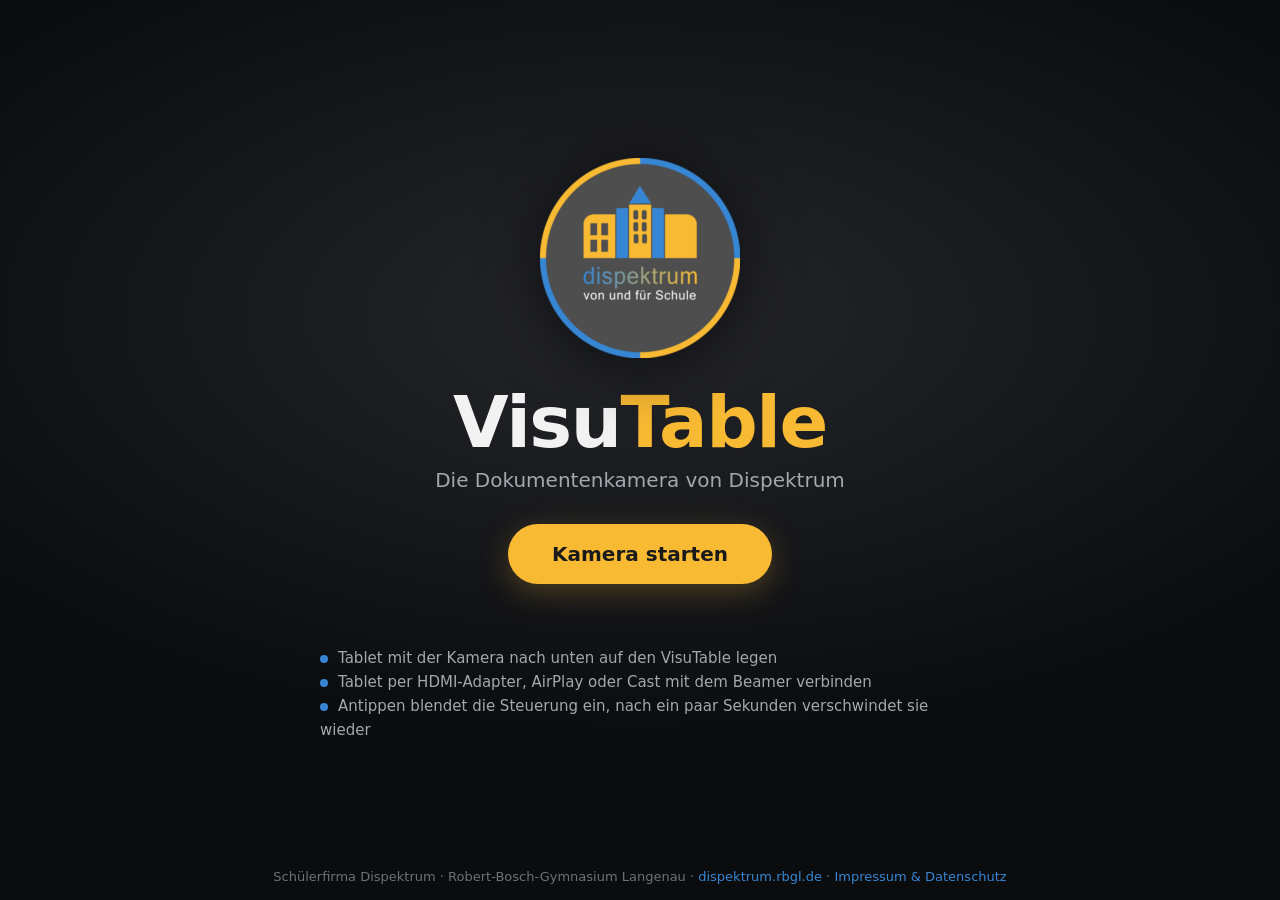
<file: index.html>
<!DOCTYPE html>
<html lang="de">
<head>
<meta charset="utf-8">
<meta name="viewport" content="width=device-width, initial-scale=1, viewport-fit=cover, user-scalable=no">
<title>VisuTable – Dokumentenkamera | Dispektrum</title>
<meta name="description" content="VisuTable Dokumentenkamera der Schülerfirma Dispektrum – Tablet auf den VisuTable legen, an den Beamer anschließen, fertig.">
<meta name="theme-color" content="#121316">
<meta name="apple-mobile-web-app-capable" content="yes">
<meta name="mobile-web-app-capable" content="yes">
<meta name="apple-mobile-web-app-status-bar-style" content="black-translucent">
<meta name="apple-mobile-web-app-title" content="VisuTable">
<link rel="manifest" href="manifest.webmanifest">
<link rel="icon" href="icons/favicon-32.png" sizes="32x32">
<link rel="apple-touch-icon" href="icons/apple-touch-icon.png">
<link rel="stylesheet" href="style.css">
</head>
<body>

<!-- Startbildschirm -->
<section id="splash" class="splash">
  <div class="splash-inner">
    <img src="logo.png" alt="Dispektrum – von und für Schule" class="splash-logo">
    <h1>Visu<span>Table</span></h1>
    <p class="tagline">Die Dokumentenkamera von Dispektrum</p>
    <button id="btnStart" class="btn-primary">Kamera starten</button>
    <p id="splashMsg" class="splash-msg" role="status"></p>
    <ul class="tips">
      <li>Tablet mit der Kamera nach unten auf den VisuTable legen</li>
      <li>Tablet per HDMI-Adapter, AirPlay oder Cast mit dem Beamer verbinden</li>
      <li>Antippen blendet die Steuerung ein, nach ein paar Sekunden verschwindet sie wieder</li>
    </ul>
  </div>
  <footer class="splash-foot">Schülerfirma Dispektrum · Robert-Bosch-Gymnasium Langenau · <a href="https://dispektrum.rbgl.de" target="_blank" rel="noopener">dispektrum.rbgl.de</a> · <a href="impressum.html">Impressum &amp; Datenschutz</a></footer>
</section>

<!-- Bühne -->
<main id="stage" class="stage" hidden>
  <video id="video" class="media" playsinline muted autoplay></video>
  <canvas id="frozen" class="media" hidden></canvas>
  <img id="compareImg" class="compare-img" alt="" hidden>
  <canvas id="ink" class="ink"></canvas>

  <div id="freezeBadge" class="badge" hidden>⏸ Standbild</div>
  <div id="zoomBadge" class="badge badge-zoom" hidden>100 %</div>
  <img id="watermark" src="logo.png" class="watermark" alt="">

  <div id="blackout" class="blackout" hidden>
    <img src="logo.png" alt="">
  </div>

  <!-- Zeichen-Leiste -->
  <div id="drawbar" class="drawbar" hidden>
    <button class="swatch active" data-color="#ff3b30" style="--c:#ff3b30" aria-label="Rot"></button>
    <button class="swatch" data-color="#F8B933" style="--c:#F8B933" aria-label="Gelb"></button>
    <button class="swatch" data-color="#3786D4" style="--c:#3786D4" aria-label="Blau"></button>
    <button class="swatch" data-color="#34c759" style="--c:#34c759" aria-label="Grün"></button>
    <button class="swatch" data-color="#ffffff" style="--c:#ffffff" aria-label="Weiß"></button>
    <span class="sep"></span>
    <button id="penThin" class="chip active" data-w="4">Stift</button>
    <button id="penHi" class="chip" data-w="22" data-hi="1">Marker</button>
    <button id="inkUndo" class="chip">↶</button>
    <button id="inkClear" class="chip">Löschen</button>
  </div>

  <!-- Werkzeugleiste -->
  <nav id="toolbar" class="toolbar">
    <img src="logo.png" class="tb-logo" alt="Dispektrum">
    <button data-act="freeze" title="Standbild (Leertaste)"><svg viewBox="0 0 24 24"><path d="M7 5h3v14H7zM14 5h3v14h-3z"/></svg><span>Standbild</span></button>
    <button data-act="snap" title="Foto aufnehmen (S)"><svg viewBox="0 0 24 24"><path d="M9 4 7.2 6H4a2 2 0 0 0-2 2v10a2 2 0 0 0 2 2h16a2 2 0 0 0 2-2V8a2 2 0 0 0-2-2h-3.2L15 4H9zm3 4.5a4.5 4.5 0 1 1 0 9 4.5 4.5 0 0 1 0-9z"/></svg><span>Foto</span></button>
    <button data-act="zoomout" title="Verkleinern (−)"><svg viewBox="0 0 24 24"><path d="M10 3a7 7 0 0 1 5.6 11.2l5.1 5.1-1.4 1.4-5.1-5.1A7 7 0 1 1 10 3zm-3.5 6v2h7V9z"/></svg><span>Zoom −</span></button>
    <button data-act="zoomin" title="Vergrößern (+)"><svg viewBox="0 0 24 24"><path d="M10 3a7 7 0 0 1 5.6 11.2l5.1 5.1-1.4 1.4-5.1-5.1A7 7 0 1 1 10 3zM9 6.5V9H6.5v2H9v2.5h2V11h2.5V9H11V6.5z"/></svg><span>Zoom +</span></button>
    <button data-act="rotate" title="Drehen (R)"><svg viewBox="0 0 24 24"><path d="M12 4V1L8 5l4 4V6a6 6 0 1 1-6 6H4a8 8 0 1 0 8-8z"/></svg><span>Drehen</span></button>
    <button data-act="doc" title="Dokumentmodus (D)"><svg viewBox="0 0 24 24"><path d="M6 2h8l6 6v12a2 2 0 0 1-2 2H6a2 2 0 0 1-2-2V4a2 2 0 0 1 2-2zm7 1.5V9h5.5zM7 13h10v1.6H7zm0 3.4h10V18H7z"/></svg><span>Text</span></button>
    <button data-act="draw" title="Zeichnen (P)"><svg viewBox="0 0 24 24"><path d="M3 17.2V21h3.8L17.8 10l-3.8-3.8zM20.7 7a1 1 0 0 0 0-1.4l-2.3-2.3a1 1 0 0 0-1.4 0l-1.8 1.8 3.8 3.8z"/></svg><span>Zeichnen</span></button>
    <button data-act="gallery" title="Fotos (G)"><svg viewBox="0 0 24 24"><path d="M4 4h12a2 2 0 0 1 2 2v10a2 2 0 0 1-2 2H4a2 2 0 0 1-2-2V6a2 2 0 0 1 2-2zm0 12h12l-4-5-3 3.8L7 12zm16-9h2v13a2 2 0 0 1-2 2H6v-2h14z"/></svg><span>Fotos <b id="galCount"></b></span></button>
    <button data-act="black" title="Bild aus (B)"><svg viewBox="0 0 24 24"><path d="M3 5h18v12H3zm2 2v8h14V7zm3 12h8v2H8z"/><path d="m4 3 17 17-1.4 1.4L2.6 4.4z"/></svg><span>Bild aus</span></button>
    <button data-act="settings" title="Einstellungen"><svg viewBox="0 0 24 24"><path d="M19.4 13a7.6 7.6 0 0 0 0-2l2.1-1.6-2-3.5-2.5 1a7.6 7.6 0 0 0-1.7-1L15 3h-4l-.3 2.9a7.6 7.6 0 0 0-1.7 1l-2.5-1-2 3.5L6.6 11a7.6 7.6 0 0 0 0 2l-2.1 1.6 2 3.5 2.5-1a7.6 7.6 0 0 0 1.7 1L11 21h4l.3-2.9a7.6 7.6 0 0 0 1.7-1l2.5 1 2-3.5zM13 15.5a3.5 3.5 0 1 1 0-7 3.5 3.5 0 0 1 0 7z" transform="translate(-1 0)"/></svg><span>Mehr</span></button>
    <button data-act="fullscreen" title="Vollbild (F)"><svg viewBox="0 0 24 24"><path d="M4 4h6v2H6v4H4zm10 0h6v6h-2V6h-4zM4 14h2v4h4v2H4zm14 0h2v6h-6v-2h4z"/></svg><span>Vollbild</span></button>
  </nav>

  <!-- Einstellungen -->
  <aside id="panel" class="panel" hidden>
    <header><h2>Einstellungen</h2><button class="x" data-close="panel" aria-label="Schließen">✕</button></header>
    <label class="row">Kamera
      <select id="selCam"></select>
    </label>
    <label class="row">Auflösung
      <select id="selRes">
        <option value="3840x2160">4K (3840 × 2160)</option>
        <option value="1920x1080" selected>Full HD (1920 × 1080)</option>
        <option value="1280x720">HD (1280 × 720)</option>
      </select>
    </label>
    <p id="resInfo" class="hint"></p>
    <label class="row">Helligkeit <input type="range" id="rngBright" min="50" max="180" value="100"></label>
    <label class="row">Kontrast <input type="range" id="rngContrast" min="50" max="250" value="100"></label>
    <label class="row">Sättigung <input type="range" id="rngSat" min="0" max="200" value="100"></label>
    <label class="check"><input type="checkbox" id="chkMirror"> Bild spiegeln</label>
    <label class="check"><input type="checkbox" id="chkTorch"> Taschenlampe / Licht <small id="torchHint"></small></label>
    <label class="check"><input type="checkbox" id="chkWatermark" checked> Dispektrum-Logo im Bild</label>
    <label class="check"><input type="checkbox" id="chkAutohide" checked> Steuerung automatisch ausblenden</label>
    <div class="row-btns">
      <button id="btnReset" class="chip">Bild zurücksetzen</button>
      <button id="btnFocus" class="chip">Neu fokussieren</button>
    </div>
    <details class="keys">
      <summary>Tastatur &amp; Presenter</summary>
      <p><kbd>Leertaste</kbd>/<kbd>Bild↓</kbd> Standbild · <kbd>S</kbd>/<kbd>Bild↑</kbd> Foto · <kbd>+</kbd>/<kbd>−</kbd> Zoom · <kbd>0</kbd> Zurücksetzen · <kbd>R</kbd> Drehen · <kbd>D</kbd> Textmodus · <kbd>P</kbd> Zeichnen · <kbd>G</kbd> Fotos · <kbd>B</kbd>/<kbd>.</kbd> Bild aus · <kbd>F</kbd> Vollbild · Pfeiltasten verschieben</p>
    </details>
    <p class="hint brand">VisuTable · Schülerfirma Dispektrum · v1.0 · <a href="impressum.html" style="color:var(--blue)">Impressum &amp; Datenschutz</a></p>
  </aside>

  <!-- Galerie -->
  <aside id="gallery" class="gallery" hidden>
    <header><h2>Fotos dieser Stunde</h2>
      <div>
        <button id="galSaveAll" class="chip">Alle speichern</button>
        <button id="galClear" class="chip">Alle löschen</button>
        <button class="x" data-close="gallery" aria-label="Schließen">✕</button>
      </div>
    </header>
    <p class="hint">Fotos bleiben nur auf diesem Gerät, bis die Seite geschlossen wird. Antippen: groß zeigen · ⇆: neben dem Livebild vergleichen.</p>
    <div id="galGrid" class="gal-grid"></div>
  </aside>

  <div id="toast" class="toast" role="status" hidden></div>
</main>

<script src="app.js"></script>
</body>
</html>
</file>
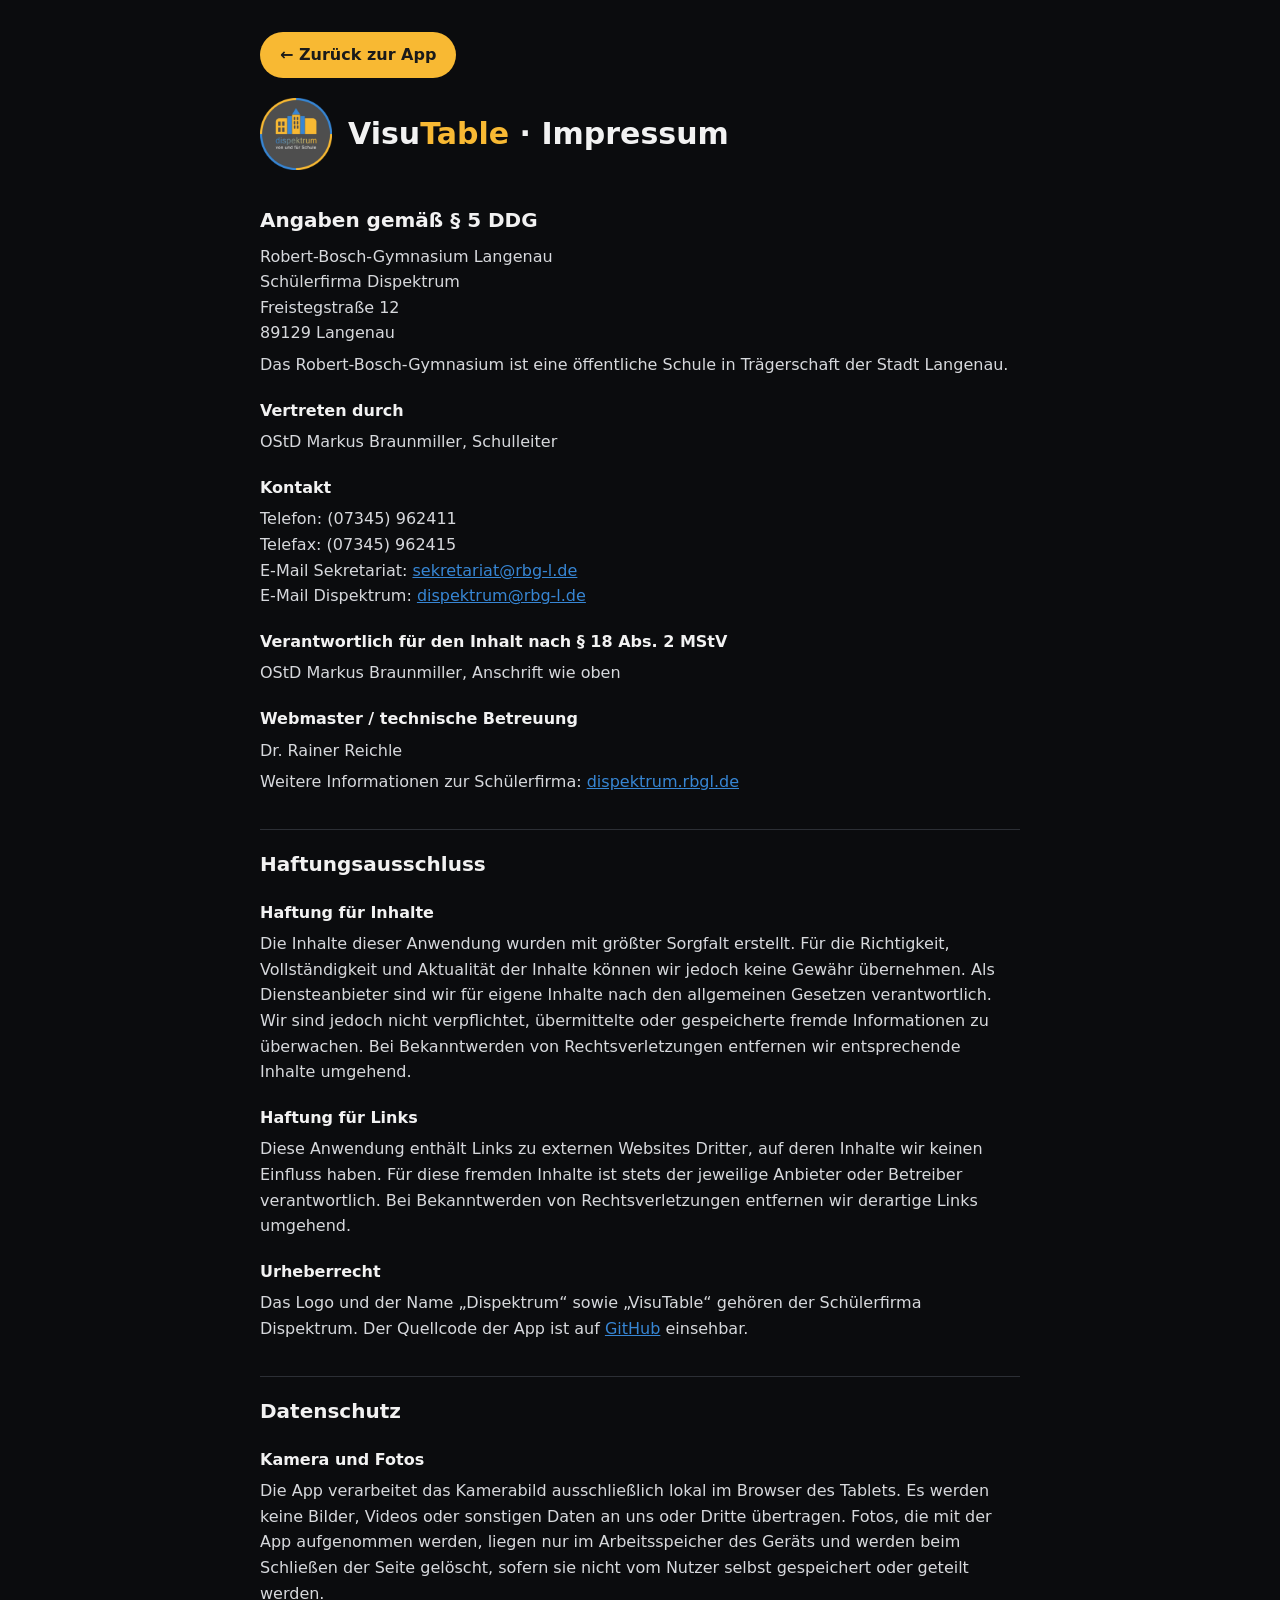
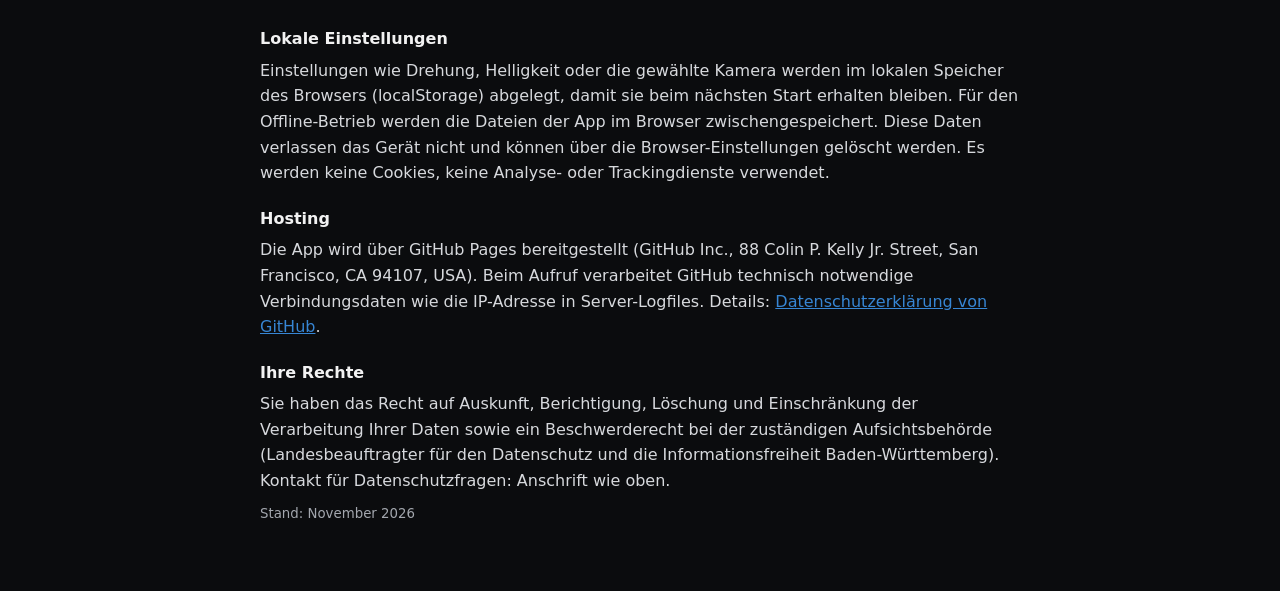
<file: impressum.html>
<!DOCTYPE html>
<html lang="de">
<head>
<meta charset="utf-8">
<meta name="viewport" content="width=device-width, initial-scale=1, viewport-fit=cover">
<title>Impressum &amp; Datenschutz – VisuTable | Dispektrum</title>
<meta name="theme-color" content="#121316">
<link rel="icon" href="icons/favicon-32.png" sizes="32x32">
<style>
  :root{--yellow:#F8B933;--blue:#3786D4;--text:#f2f2f2;--muted:#a3a7ae;--line:#2c2f35}
  html,body{margin:0;background:#0b0c0e;color:var(--text);font-family:system-ui,-apple-system,"Segoe UI",Roboto,sans-serif;line-height:1.6}
  main{max-width:760px;margin:0 auto;padding:32px 22px 60px}
  header{display:flex;align-items:center;gap:16px;margin-bottom:24px}
  header img{width:72px;height:72px}
  h1{margin:0;font-size:30px}
  h1 span{color:var(--yellow)}
  h2{font-size:20px;margin:34px 0 8px;padding-top:18px;border-top:1px solid var(--line)}
  h3{font-size:16px;margin:20px 0 4px}
  p,address{margin:6px 0;color:#d7d9dd;font-style:normal}
  a{color:var(--blue)}
  .back{display:inline-block;margin-bottom:20px;background:var(--yellow);color:#1a1a1a;text-decoration:none;font-weight:700;padding:10px 20px;border-radius:999px}
  small{color:var(--muted)}
</style>
</head>
<body>
<main>
  <a class="back" href="./">← Zurück zur App</a>
  <header>
    <img src="logo.png" alt="Dispektrum – von und für Schule">
    <h1>Visu<span>Table</span> · Impressum</h1>
  </header>

  <h2 style="border:0;padding:0">Angaben gemäß § 5 DDG</h2>
  <address>
    Robert-Bosch-Gymnasium Langenau<br>
    Schülerfirma Dispektrum<br>
    Freistegstraße 12<br>
    89129 Langenau
  </address>
  <p>Das Robert-Bosch-Gymnasium ist eine öffentliche Schule in Trägerschaft der Stadt Langenau.</p>

  <h3>Vertreten durch</h3>
  <p>OStD Markus Braunmiller, Schulleiter</p>

  <h3>Kontakt</h3>
  <p>Telefon: (07345) 962411<br>
     Telefax: (07345) 962415<br>
     E-Mail Sekretariat: <a href="mailto:sekretariat@rbg-l.de">sekretariat@rbg-l.de</a><br>
     E-Mail Dispektrum: <a href="mailto:dispektrum@rbg-l.de">dispektrum@rbg-l.de</a></p>

  <h3>Verantwortlich für den Inhalt nach § 18 Abs. 2 MStV</h3>
  <p>OStD Markus Braunmiller, Anschrift wie oben</p>

  <h3>Webmaster / technische Betreuung</h3>
  <p>Dr. Rainer Reichle</p>

  <p>Weitere Informationen zur Schülerfirma: <a href="https://dispektrum.rbgl.de" target="_blank" rel="noopener">dispektrum.rbgl.de</a></p>

  <h2>Haftungsausschluss</h2>
  <h3>Haftung für Inhalte</h3>
  <p>Die Inhalte dieser Anwendung wurden mit größter Sorgfalt erstellt. Für die Richtigkeit, Vollständigkeit und Aktualität der Inhalte können wir jedoch keine Gewähr übernehmen. Als Diensteanbieter sind wir für eigene Inhalte nach den allgemeinen Gesetzen verantwortlich. Wir sind jedoch nicht verpflichtet, übermittelte oder gespeicherte fremde Informationen zu überwachen. Bei Bekanntwerden von Rechtsverletzungen entfernen wir entsprechende Inhalte umgehend.</p>
  <h3>Haftung für Links</h3>
  <p>Diese Anwendung enthält Links zu externen Websites Dritter, auf deren Inhalte wir keinen Einfluss haben. Für diese fremden Inhalte ist stets der jeweilige Anbieter oder Betreiber verantwortlich. Bei Bekanntwerden von Rechtsverletzungen entfernen wir derartige Links umgehend.</p>
  <h3>Urheberrecht</h3>
  <p>Das Logo und der Name „Dispektrum“ sowie „VisuTable“ gehören der Schülerfirma Dispektrum. Der Quellcode der App ist auf <a href="https://github.com/maxthebai/visutable-app" target="_blank" rel="noopener">GitHub</a> einsehbar.</p>

  <h2>Datenschutz</h2>
  <h3>Kamera und Fotos</h3>
  <p>Die App verarbeitet das Kamerabild ausschließlich lokal im Browser des Tablets. Es werden keine Bilder, Videos oder sonstigen Daten an uns oder Dritte übertragen. Fotos, die mit der App aufgenommen werden, liegen nur im Arbeitsspeicher des Geräts und werden beim Schließen der Seite gelöscht, sofern sie nicht vom Nutzer selbst gespeichert oder geteilt werden.</p>
  <h3>Lokale Einstellungen</h3>
  <p>Einstellungen wie Drehung, Helligkeit oder die gewählte Kamera werden im lokalen Speicher des Browsers (localStorage) abgelegt, damit sie beim nächsten Start erhalten bleiben. Für den Offline-Betrieb werden die Dateien der App im Browser zwischengespeichert. Diese Daten verlassen das Gerät nicht und können über die Browser-Einstellungen gelöscht werden. Es werden keine Cookies, keine Analyse- oder Trackingdienste verwendet.</p>
  <h3>Hosting</h3>
  <p>Die App wird über GitHub Pages bereitgestellt (GitHub Inc., 88 Colin P. Kelly Jr. Street, San Francisco, CA 94107, USA). Beim Aufruf verarbeitet GitHub technisch notwendige Verbindungsdaten wie die IP-Adresse in Server-Logfiles. Details: <a href="https://docs.github.com/de/site-policy/privacy-policies/github-general-privacy-statement" target="_blank" rel="noopener">Datenschutzerklärung von GitHub</a>.</p>
  <h3>Ihre Rechte</h3>
  <p>Sie haben das Recht auf Auskunft, Berichtigung, Löschung und Einschränkung der Verarbeitung Ihrer Daten sowie ein Beschwerderecht bei der zuständigen Aufsichtsbehörde (Landesbeauftragter für den Datenschutz und die Informationsfreiheit Baden-Württemberg). Kontakt für Datenschutzfragen: Anschrift wie oben.</p>

  <p><small>Stand: November 2026</small></p>
</main>
</body>
</html>
</file>
<file: style.css>
:root{
  --yellow:#F8B933; --blue:#3786D4; --gray:#4E4E4E;
  --bg:#000; --ui:#121316; --ui2:#1c1e22; --line:#2c2f35; --text:#f2f2f2; --muted:#a3a7ae;
  --r:16px;
  font-family: system-ui, -apple-system, "Segoe UI", Roboto, sans-serif;
}
*{box-sizing:border-box;-webkit-tap-highlight-color:transparent}
html,body{margin:0;height:100%;background:var(--bg);color:var(--text);overflow:hidden;overscroll-behavior:none}
button,select,input{font:inherit;color:inherit}
[hidden]{display:none!important}

/* ---------- Start ---------- */
.splash{position:fixed;inset:0;display:flex;flex-direction:column;align-items:center;justify-content:center;
  background:radial-gradient(1200px 600px at 50% 35%,#24262b 0%,#0b0c0e 70%);padding:24px}
.splash-inner{text-align:center;max-width:640px}
.splash-logo{width:min(34vmin,200px);height:auto;filter:drop-shadow(0 10px 30px rgba(0,0,0,.6))}
.splash h1{font-size:clamp(40px,8vmin,72px);margin:.25em 0 0;letter-spacing:-.02em;font-weight:800}
.splash h1 span{color:var(--yellow)}
.tagline{color:var(--muted);margin:.2em 0 1.6em;font-size:clamp(16px,2.4vmin,20px)}
.btn-primary{background:var(--yellow);color:#1a1a1a;border:0;border-radius:999px;padding:18px 44px;font-size:20px;font-weight:700;cursor:pointer;
  box-shadow:0 8px 30px rgba(248,185,51,.25)}
.btn-primary:active{transform:scale(.97)}
.splash-msg{min-height:1.4em;color:#ff8a80;margin:1em 0 0}
.tips{list-style:none;padding:0;margin:1.6em auto 0;color:var(--muted);font-size:15px;line-height:1.6;text-align:left;display:inline-block}
.tips li::before{content:"";display:inline-block;width:8px;height:8px;border-radius:50%;background:var(--blue);margin-right:10px;vertical-align:middle}
.splash-foot{position:absolute;bottom:16px;left:0;right:0;text-align:center;font-size:13px;color:#6d7178}
.splash-foot a{color:var(--blue);text-decoration:none}

/* ---------- Bühne ---------- */
.stage{position:fixed;inset:0;background:#000;touch-action:none;user-select:none;-webkit-user-select:none;overflow:hidden}
.media{position:absolute;left:50%;top:50%;transform-origin:center center;will-change:transform;background:#000}
.compare-img{position:absolute;left:0;top:0;width:50%;height:100%;object-fit:contain;background:#000;border-right:3px solid var(--yellow);z-index:2}
.stage.compare .media{clip-path:inset(0 0 0 0)}
.ink{position:absolute;inset:0;width:100%;height:100%;z-index:3;pointer-events:none}
.stage.drawing .ink{pointer-events:auto;cursor:crosshair}

.badge{position:absolute;top:16px;left:50%;transform:translateX(-50%);z-index:5;background:rgba(0,0,0,.7);
  border:2px solid var(--yellow);color:var(--yellow);padding:8px 18px;border-radius:999px;font-weight:700;font-size:18px;pointer-events:none}
.badge-zoom{top:auto;bottom:120px;border-color:var(--blue);color:#fff;transition:opacity .4s}
.watermark{position:absolute;right:18px;bottom:18px;width:clamp(56px,7vmin,90px);opacity:.85;z-index:4;pointer-events:none;transition:bottom .3s}
.stage.ui-visible .watermark{bottom:112px}

.blackout{position:absolute;inset:0;z-index:20;background:#000;display:flex;align-items:center;justify-content:center}
.blackout img{width:min(22vmin,160px);opacity:.35}

/* ---------- Werkzeugleiste ---------- */
.toolbar{position:absolute;left:50%;bottom:max(14px,env(safe-area-inset-bottom));transform:translate(-50%,0);z-index:10;
  display:flex;align-items:center;gap:4px;padding:8px 10px;background:rgba(18,19,22,.92);backdrop-filter:blur(12px);-webkit-backdrop-filter:blur(12px);
  border:1px solid var(--line);border-radius:22px;box-shadow:0 12px 40px rgba(0,0,0,.6);transition:opacity .35s, transform .35s;max-width:calc(100vw - 16px);overflow-x:auto;scrollbar-width:none}
.toolbar::-webkit-scrollbar{display:none}
.stage:not(.ui-visible) .toolbar{opacity:0;transform:translate(-50%,30px);pointer-events:none}
.tb-logo{width:44px;height:44px;margin:0 6px 0 2px;flex:none}
.toolbar button{flex:none;display:flex;flex-direction:column;align-items:center;gap:3px;min-width:66px;padding:8px 6px;border:0;border-radius:14px;background:transparent;cursor:pointer;font-size:12px;color:var(--muted)}
.toolbar button svg{width:28px;height:28px;fill:#fff}
.toolbar button:hover{background:var(--ui2)}
.toolbar button:active{transform:scale(.94)}
.toolbar button.on{background:var(--yellow);color:#1a1a1a}
.toolbar button.on svg{fill:#1a1a1a}
.toolbar b{color:var(--yellow)}
.toolbar button.on b{color:#1a1a1a}

/* ---------- Zeichnen ---------- */
.drawbar{position:absolute;top:max(14px,env(safe-area-inset-top));left:50%;transform:translateX(-50%);z-index:11;display:flex;align-items:center;gap:8px;
  padding:8px 12px;background:rgba(18,19,22,.92);border:1px solid var(--line);border-radius:999px}
.swatch{width:36px;height:36px;border-radius:50%;background:var(--c);border:3px solid transparent;cursor:pointer;outline:2px solid #0006}
.swatch.active{border-color:#fff}
.sep{width:1px;height:28px;background:var(--line)}
.chip{background:var(--ui2);border:1px solid var(--line);border-radius:999px;padding:9px 16px;cursor:pointer;font-size:15px}
.chip.active{background:var(--blue);border-color:var(--blue)}

/* ---------- Panels ---------- */
.panel,.gallery{position:absolute;z-index:15;background:rgba(18,19,22,.97);border:1px solid var(--line);box-shadow:0 20px 60px rgba(0,0,0,.7)}
.panel{top:14px;right:14px;bottom:14px;width:min(380px,calc(100vw - 28px));border-radius:var(--r);padding:18px;overflow:auto}
.gallery{inset:14px;border-radius:var(--r);padding:18px;overflow:auto}
.panel header,.gallery header{display:flex;align-items:center;justify-content:space-between;gap:10px;margin-bottom:10px}
.gallery header div{display:flex;gap:8px;align-items:center}
h2{margin:0;font-size:20px}
.x{background:var(--ui2);border:1px solid var(--line);border-radius:50%;width:40px;height:40px;cursor:pointer;font-size:16px}
.row{display:flex;flex-direction:column;gap:6px;margin:14px 0;font-size:14px;color:var(--muted)}
.row select{background:var(--ui2);border:1px solid var(--line);border-radius:10px;padding:10px;color:var(--text)}
.row input[type=range]{accent-color:var(--yellow);width:100%}
.check{display:flex;align-items:center;gap:10px;margin:12px 0;font-size:15px}
.check input{width:20px;height:20px;accent-color:var(--yellow)}
.check small{color:var(--muted)}
.row-btns{display:flex;gap:8px;flex-wrap:wrap;margin:16px 0}
.hint{color:var(--muted);font-size:13px;margin:4px 0}
.hint.brand{margin-top:20px;color:#6d7178}
.keys{margin-top:14px;font-size:14px;color:var(--muted)}
.keys summary{cursor:pointer;color:var(--text)}
kbd{background:var(--ui2);border:1px solid var(--line);border-radius:6px;padding:1px 6px;font-size:12px;color:var(--text)}

.gal-grid{display:grid;grid-template-columns:repeat(auto-fill,minmax(220px,1fr));gap:14px;margin-top:14px}
.gal-item{position:relative;border-radius:12px;overflow:hidden;background:#000;border:1px solid var(--line);aspect-ratio:4/3}
.gal-item img{width:100%;height:100%;object-fit:contain;cursor:zoom-in;display:block}
.gal-item .acts{position:absolute;right:6px;bottom:6px;display:flex;gap:6px}
.gal-item .acts button{background:rgba(0,0,0,.75);border:1px solid #fff3;border-radius:10px;padding:6px 10px;cursor:pointer;font-size:14px}
.gal-item .num{position:absolute;left:8px;top:6px;background:var(--yellow);color:#1a1a1a;font-weight:800;border-radius:8px;padding:1px 8px;font-size:13px}
.gal-empty{color:var(--muted);padding:40px 0;text-align:center}

.toast{position:absolute;top:70px;left:50%;transform:translateX(-50%);z-index:30;background:var(--ui);border:1px solid var(--line);
  padding:12px 20px;border-radius:12px;font-size:16px;box-shadow:0 10px 30px rgba(0,0,0,.6)}



@media (max-width:760px){
  .toolbar button{min-width:54px;font-size:11px}
  .toolbar button svg{width:24px;height:24px}
  .tb-logo{display:none}
}
.stage.flash::after{content:"";position:absolute;inset:0;z-index:25;background:#fff;pointer-events:none;animation:flash2 .35s ease-out forwards}
@keyframes flash2{from{opacity:.6}to{opacity:0}}
</file>
